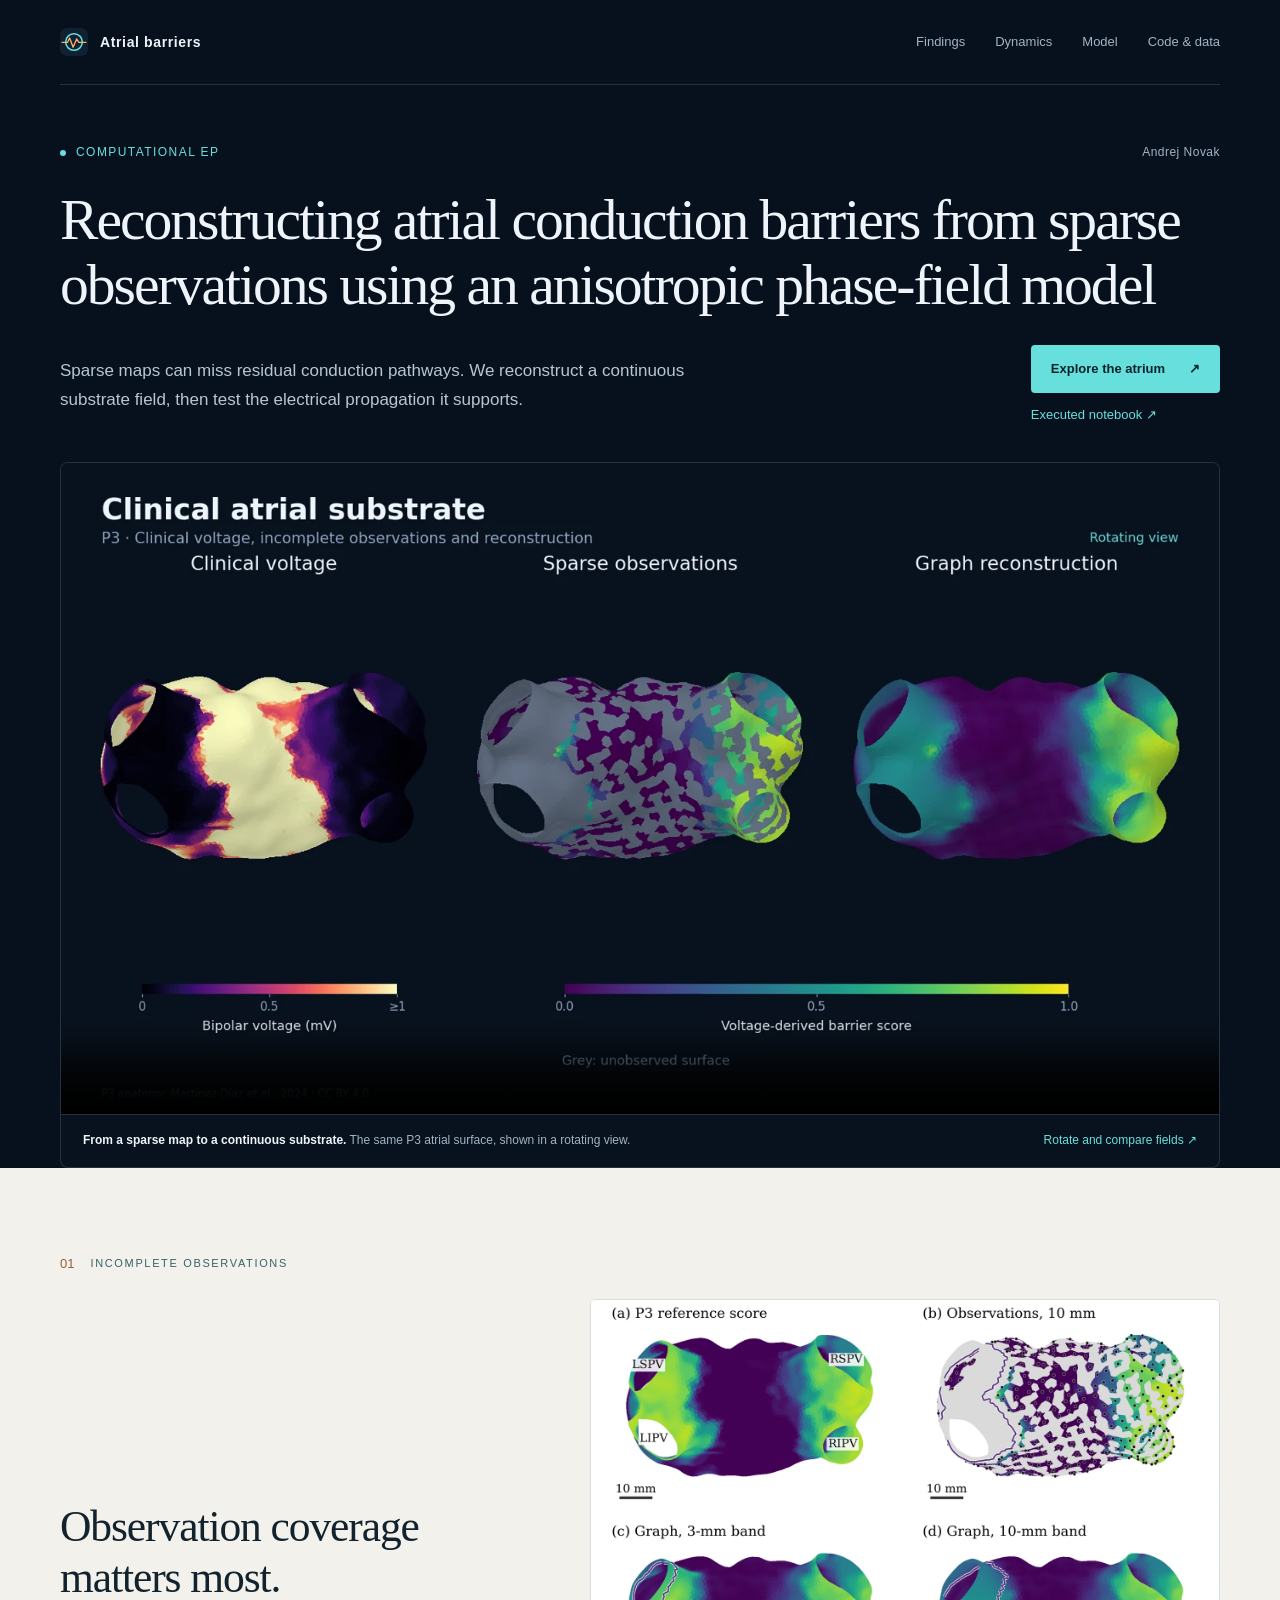
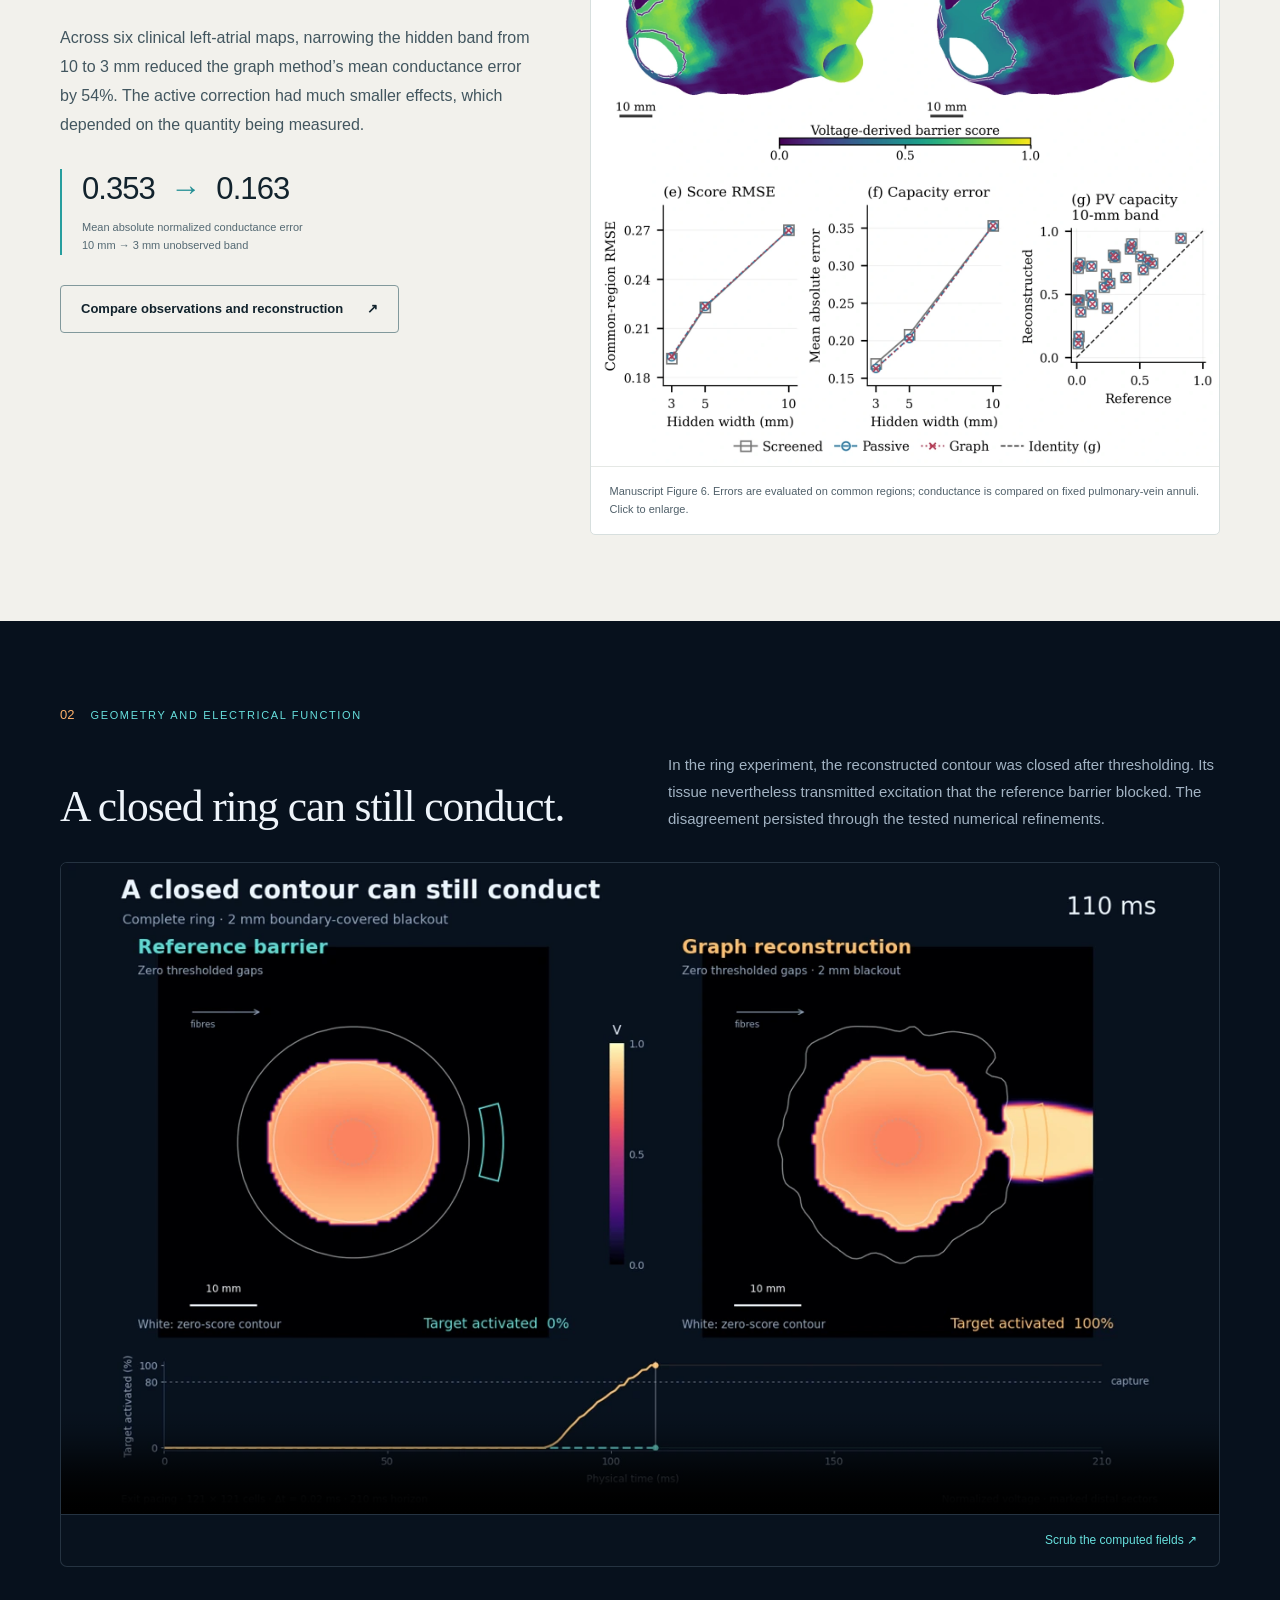
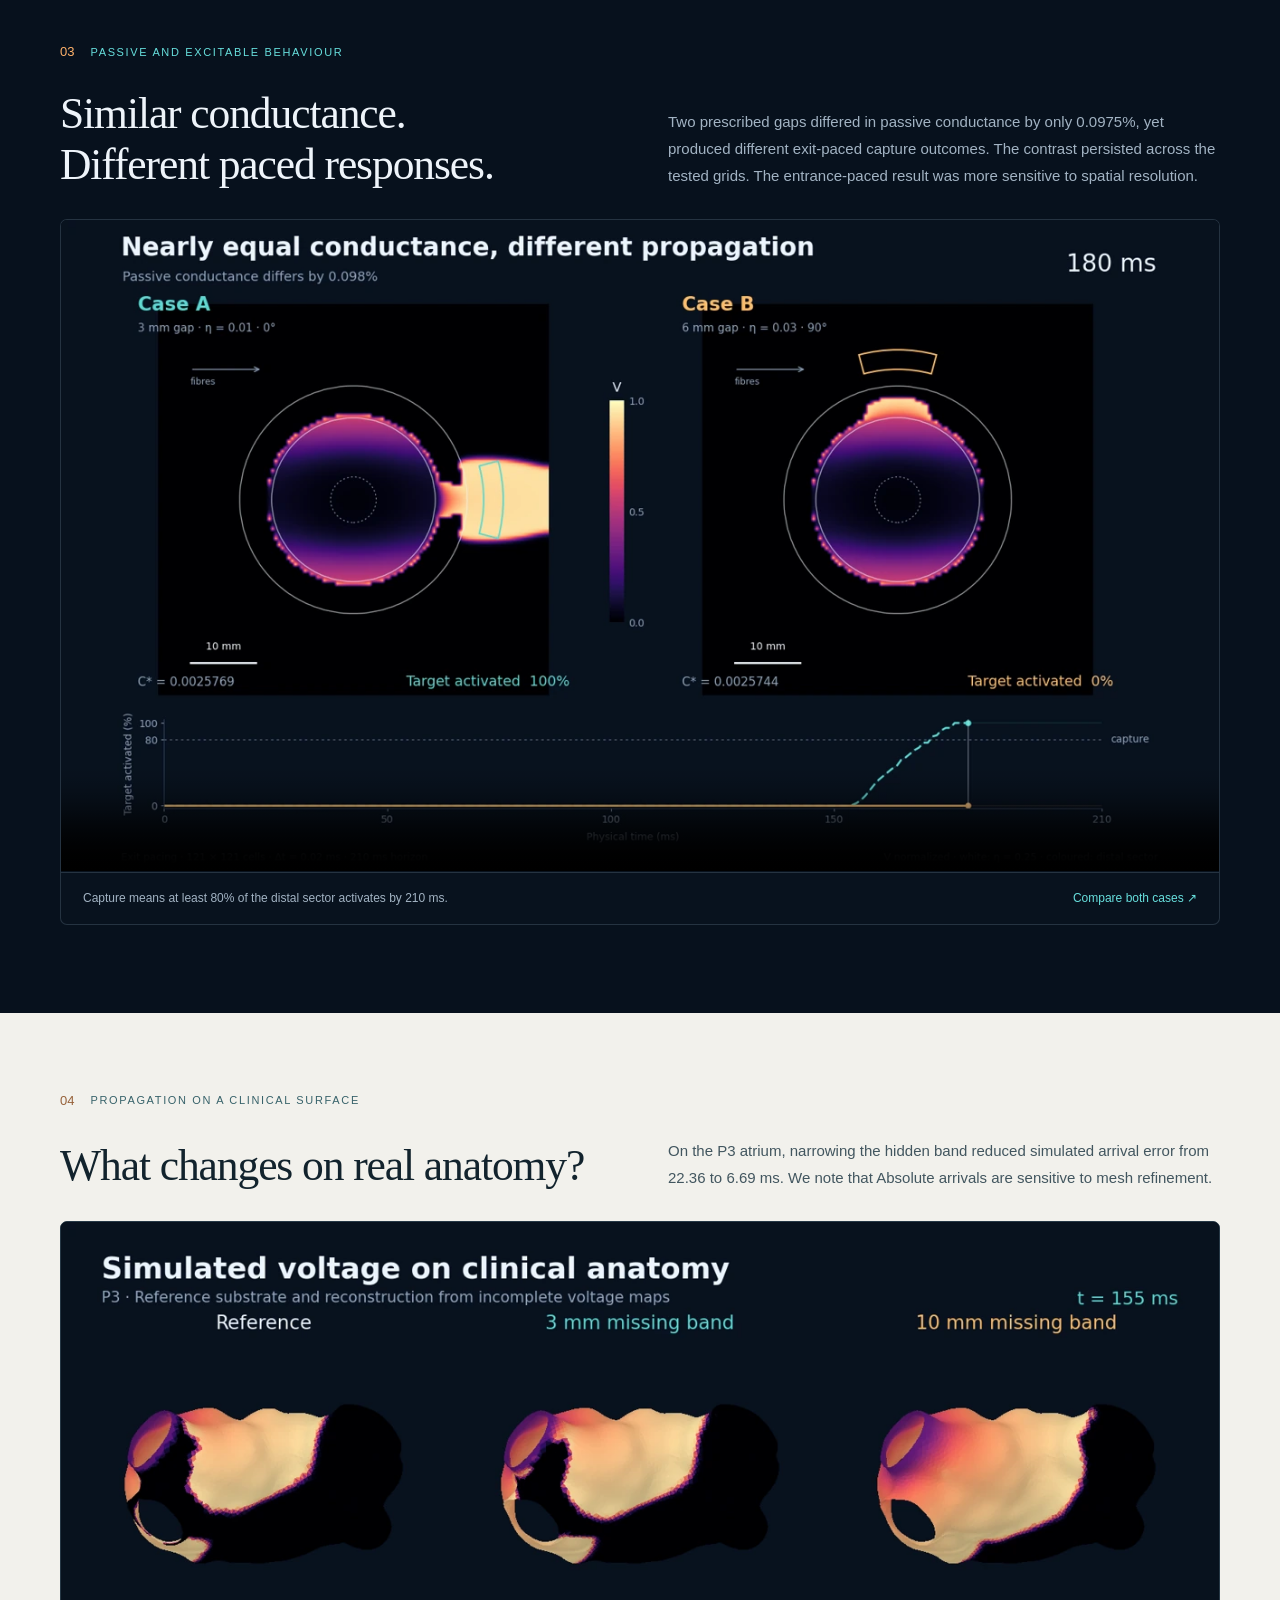
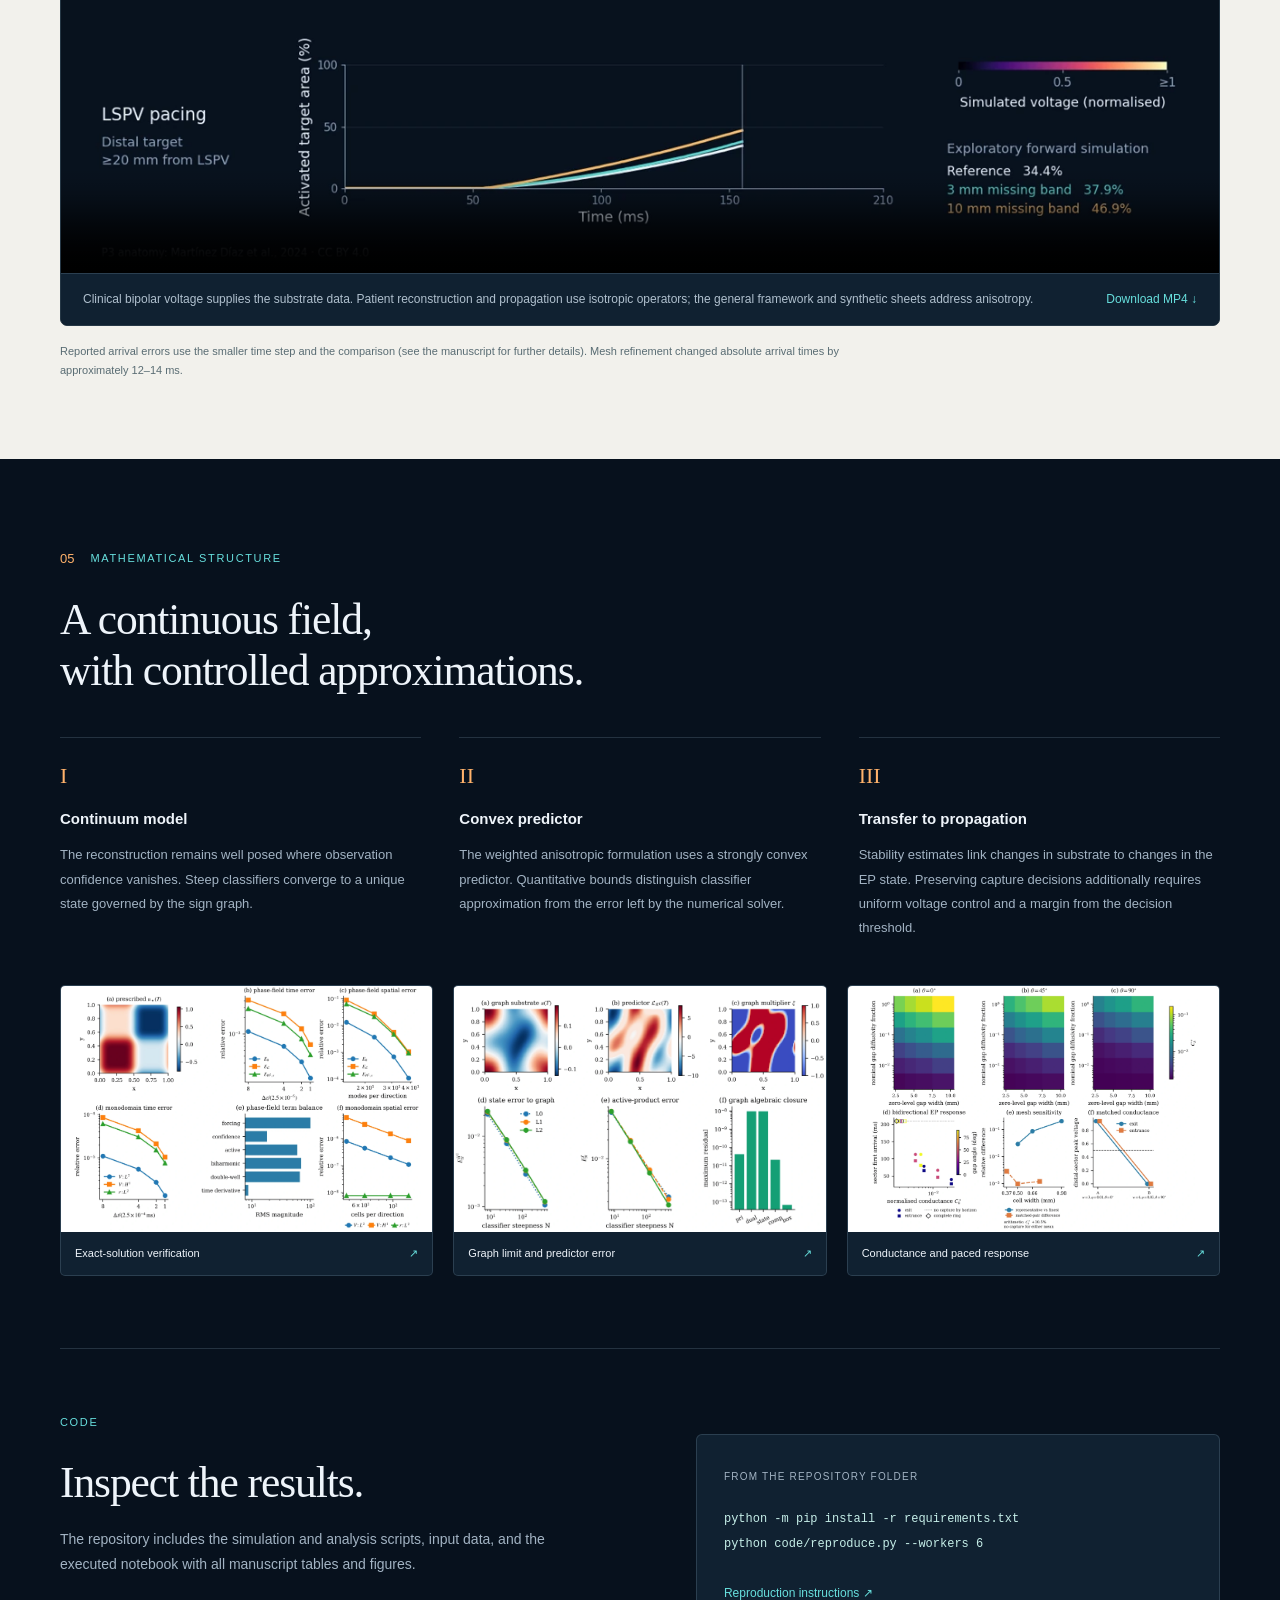
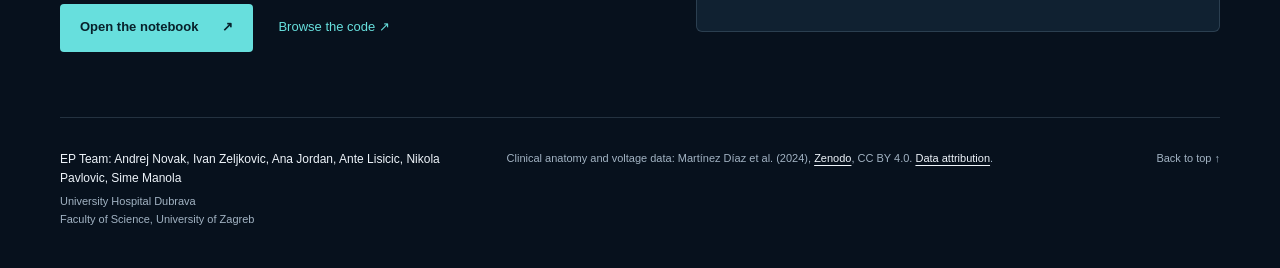
<file: docs/index.html>
<!doctype html>
<html lang="en">
<head>
<meta charset="utf-8">
<meta name="viewport" content="width=device-width, initial-scale=1">
<meta property="og:type" content="website">
<meta property="og:title" content="Reconstructing atrial conduction barriers from sparse observations using an anisotropic phase-field model">
<meta property="og:description" content="Explore clinical atrial reconstructions and computed propagation: sparse observations, closed contours and nearly matched conductance.">
<meta name="theme-color" content="#07111d">
<meta name="description" content="Reconstructing atrial conduction barriers from sparse observations. Explore clinical atrial meshes, computed propagation, and the distinction between geometric closure and electrical block.">
<title>Reconstructing atrial conduction barriers from sparse observations using an anisotropic phase-field model</title>
<link rel="icon" href="images/icon.svg" type="image/svg+xml">
<link rel="stylesheet" href="style.css">
<script src="site-config.js" defer></script>
<script src="site.js" defer></script>
</head>
<body>
<a class="skip" href="#main">Skip to content</a>
<header class="masthead wrap">
<a class="brand" href="#"><img src="images/icon.svg" width="28" height="28" alt="">Atrial barriers</a>
<nav aria-label="Main navigation"><a href="#findings">Findings</a><a href="#dynamics">Dynamics</a><a href="#model">Model</a><a href="#reproduce">Code &amp; data</a></nav>
</header>
<main id="main">
<section class="hero wrap">
<div class="eyebrow"><span class="dot"></span>Computational EP <span class="author">Andrej Novak</span></div>
<h1>Reconstructing atrial conduction barriers from sparse observations using an anisotropic phase-field model</h1>
<div class="hero-bottom"><p class="lead">Sparse maps can miss residual conduction pathways. We reconstruct a continuous substrate field, then test the electrical propagation it supports.</p><div class="hero-actions"><a class="button primary" href="interactive/clinical.html" data-explorer="Clinical atrial reconstruction">Explore the atrium <span aria-hidden="true">↗</span></a><a class="text-link" href="../notebooks/Atrial_Reconstruction.ipynb" data-repo-path="notebooks/Atrial_Reconstruction.ipynb">Executed notebook <span aria-hidden="true">↗</span></a></div></div>
<figure class="hero-film">
<video id="anatomy-film" controls muted loop playsinline preload="metadata" poster="images/patient_reconstruction_rotation.webp" aria-label="Rotating P3 clinical atrium: clinical bipolar voltage, sparse observations and reconstructed barrier score"><source src="videos/patient_reconstruction_rotation.mp4" type="video/mp4"></video>
<figcaption><span><b>From a sparse map to a continuous substrate.</b> The same P3 atrial surface, shown in a rotating view.</span><a href="interactive/clinical.html" data-explorer="Clinical atrial reconstruction">Rotate and compare fields <span aria-hidden="true">↗</span></a></figcaption>
</figure>
</section>
<section id="findings" class="light-section">
<div class="wrap finding">
<div class="section-kicker"><span>01</span>Incomplete observations</div>
<div class="finding-grid">
<div class="finding-copy"><h2>Observation coverage matters most.</h2><p>Across six clinical left-atrial maps, narrowing the hidden band from 10 to 3 mm reduced the graph method’s mean conductance error by 54%. The active correction had much smaller effects, which depended on the quantity being measured.</p><div class="measurement"><span class="value">0.353 <span class="arrow">→</span> 0.163</span><span class="unit">Mean absolute normalized conductance error<br>10 mm → 3 mm unobserved band</span></div><a class="button ink" href="interactive/clinical.html" data-explorer="Clinical atrial reconstruction">Compare observations and reconstruction <span aria-hidden="true">↗</span></a></div>
<figure class="paper-figure"><a href="images/fig_patient_consolidated.webp" target="_blank" rel="noopener"><img src="images/fig_patient_consolidated.webp" alt="Manuscript Figure 6: P3 voltage-derived substrate and reconstructions, six-patient reconstruction errors and conductance comparisons" width="1478" height="1800" loading="lazy"></a><figcaption>Manuscript Figure 6. Errors are evaluated on common regions; conductance is compared on fixed pulmonary-vein annuli. <span>Click to enlarge.</span></figcaption></figure>
</div>
</div>
</section>
<section id="dynamics" class="wrap dynamics">
<div class="section-kicker"><span>02</span>Geometry and electrical function</div>
<div class="section-heading"><h2>A closed ring can still conduct.</h2><p>In the ring experiment, the reconstructed contour was closed after thresholding. Its tissue nevertheless transmitted excitation that the reference barrier blocked. The disagreement persisted through the tested numerical refinements.</p></div>
<figure class="film"><video controls muted playsinline preload="none" poster="images/rings_closed_contour.webp" aria-label="Exit-paced propagation for a closed reference ring and a closed reconstructed ring"><source src="videos/rings_closed_contour.mp4" type="video/mp4"></video><figcaption><span></span><a href="interactive/rings.html?case=closed" data-explorer="Closed contour and propagation">Scrub the computed fields <span aria-hidden="true">↗</span></a></figcaption></figure>
<div class="section-kicker next-kicker"><span>03</span>Passive and excitable behaviour</div>
<div class="section-heading"><h2>Similar conductance.<br>Different paced responses.</h2><p>Two prescribed gaps differed in passive conductance by only 0.0975%, yet produced different exit-paced capture outcomes. The contrast persisted across the tested grids. The entrance-paced result was more sensitive to spatial resolution.</p></div>
<figure class="film"><video controls muted playsinline preload="none" poster="images/rings_matched_conductance.webp" aria-label="Two nearly matched-conductance gaps with different exit-paced capture outcomes"><source src="videos/rings_matched_conductance.mp4" type="video/mp4"></video><figcaption><span>Capture means at least 80% of the distal sector activates by 210 ms.</span><a href="interactive/rings.html?case=matched" data-explorer="Nearly matched conductance">Compare both cases <span aria-hidden="true">↗</span></a></figcaption></figure>
</section>
<section class="light-section clinical-ep">
<div class="wrap">
<div class="section-kicker"><span>04</span>Propagation on a clinical surface</div>
<div class="section-heading"><h2>What changes on real anatomy?</h2><p>On the P3 atrium, narrowing the hidden band reduced simulated arrival error from 22.36 to 6.69 ms. We note that Absolute arrivals are sensitive to mesh refinement.</p></div>
<figure class="film"><video controls muted playsinline preload="none" poster="images/patient_voltage_propagation.webp" aria-label="Simulated propagation on P3 for the reference substrate and reconstructions with three and ten millimetre observation gaps"><source src="videos/patient_voltage_propagation.mp4" type="video/mp4"></video><figcaption><span>Clinical bipolar voltage supplies the substrate data. Patient reconstruction and propagation use isotropic operators; the general framework and synthetic sheets address anisotropy.</span><a href="videos/patient_voltage_propagation.mp4" download>Download MP4 <span aria-hidden="true">↓</span></a></figcaption></figure>
<p class="supporting-note">Reported arrival errors use the smaller time step and the comparison (see the manuscript for further details). Mesh refinement changed absolute arrival times by approximately 12–14 ms.</p>
</div>
</section>
<section id="model" class="wrap model">
<div class="section-kicker"><span>05</span>Mathematical structure</div>
<h2>A continuous field,<br>with controlled approximations.</h2>
<div class="method-list"><article><span class="method-index">I</span><h3>Continuum model</h3><p>The reconstruction remains well posed where observation confidence vanishes. Steep classifiers converge to a unique state governed by the sign graph.</p></article><article><span class="method-index">II</span><h3>Convex predictor</h3><p>The weighted anisotropic formulation uses a strongly convex predictor. Quantitative bounds distinguish classifier approximation from the error left by the numerical solver.</p></article><article><span class="method-index">III</span><h3>Transfer to propagation</h3><p>Stability estimates link changes in substrate to changes in the EP state. Preserving capture decisions additionally requires uniform voltage control and a margin from the decision threshold.</p></article></div>
<div class="figure-links"><a href="images/fig1_exact_verification.webp" target="_blank" rel="noopener"><img src="images/fig1_exact_verification.webp" loading="lazy" alt="Exact-solution verification for reconstruction and monodomain solvers"><span>Exact-solution verification <b aria-hidden="true">↗</b></span></a><a href="images/fig2_graph_limit.webp" target="_blank" rel="noopener"><img src="images/fig2_graph_limit.webp" loading="lazy" alt="Graph limit and algebraic predictor residuals"><span>Graph limit and predictor error <b aria-hidden="true">↗</b></span></a><a href="images/fig5_pvi_capacity_phase_diagram.webp" target="_blank" rel="noopener"><img src="images/fig5_pvi_capacity_phase_diagram.webp" loading="lazy" alt="Conductance, bidirectional EP response and mesh sensitivity"><span>Conductance and paced response <b aria-hidden="true">↗</b></span></a></div>
</section>
<section id="reproduce" class="reproduce wrap"><div><div class="section-kicker">Code</div><h2>Inspect the results.</h2><p>The repository includes the simulation and analysis scripts, input data, and the executed notebook with all manuscript tables and figures.</p><div class="reproduce-actions"><a class="button primary" href="../notebooks/Atrial_Reconstruction.ipynb" data-repo-path="notebooks/Atrial_Reconstruction.ipynb">Open the notebook <span aria-hidden="true">↗</span></a><a class="text-link" href="../code/" data-repo-path="code/">Browse the code <span aria-hidden="true">↗</span></a></div></div><div class="command-panel"><span class="command-label">From the repository folder</span><pre><code>python -m pip install -r requirements.txt
python code/reproduce.py --workers 6</code></pre><a href="../README.md" data-repo-path="README.md">Reproduction instructions <span aria-hidden="true">↗</span></a></div></section>
</main>
<footer class="wrap footer"><div><b>EP Team: Andrej Novak, Ivan Zeljkovic, Ana Jordan, Ante Lisicic, Nikola Pavlovic, Sime Manola</b><span>University Hospital Dubrava<br>Faculty of Science, University of Zagreb</span></div><p>Clinical anatomy and voltage data: Martínez Díaz et al. (2024), <a href="https://doi.org/10.5281/zenodo.10726677">Zenodo</a>, CC BY 4.0. <a href="images/DATA_ATTRIBUTION.md">Data attribution</a>.</p><a href="#main">Back to top ↑</a></footer>
<dialog id="explorer-dialog" aria-labelledby="explorer-title"><div class="dialog-bar"><strong id="explorer-title">Interactive results</strong><div><a id="explorer-new" href="interactive/clinical.html" target="_blank" rel="noopener">Open page ↗</a><button id="explorer-close" type="button" aria-label="Close interactive viewer">Close <span aria-hidden="true">×</span></button></div></div><iframe id="explorer-frame" title="Interactive research results" allowfullscreen></iframe></dialog>
</body>
</html>
</file>
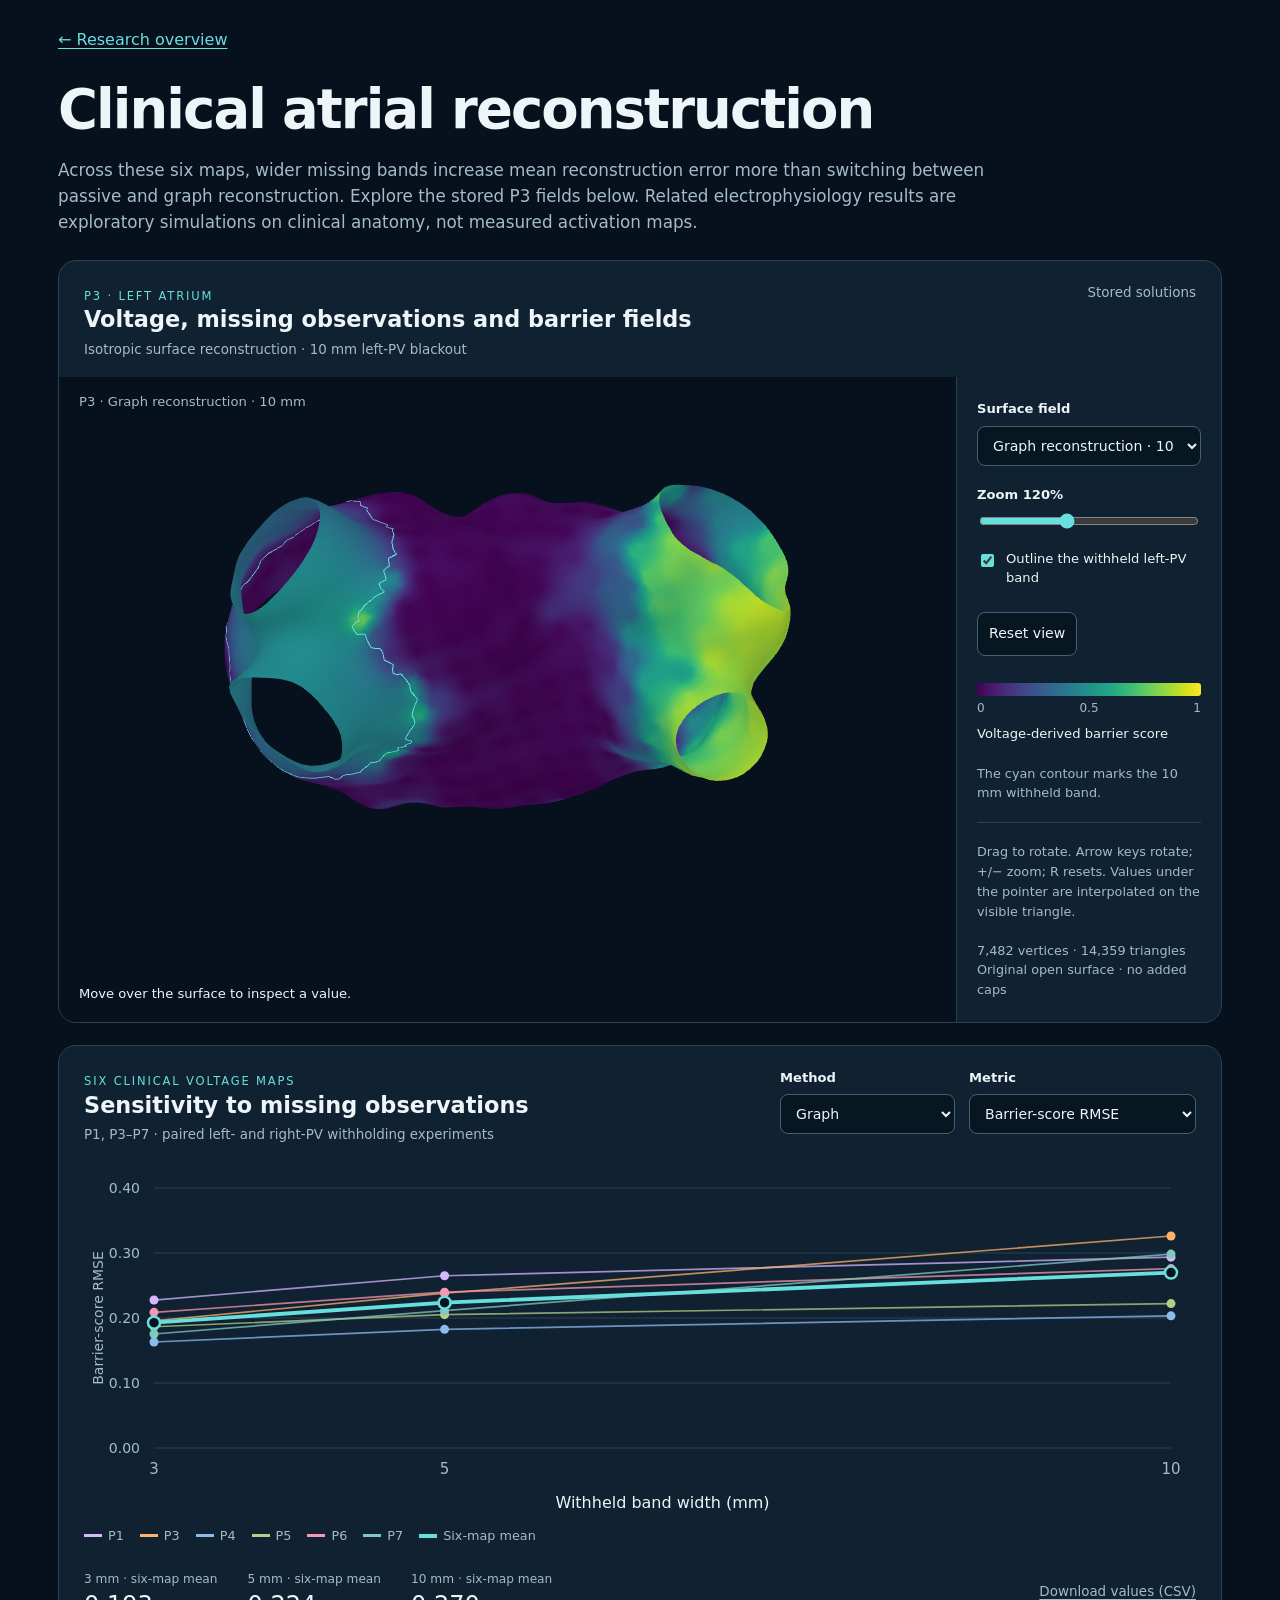
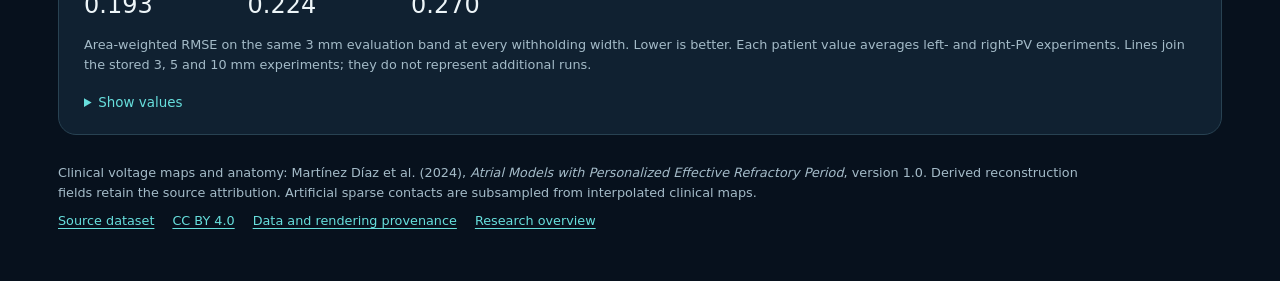
<file: docs/interactive/clinical.html>
<!doctype html>
<html lang="en">
<head>
<meta charset="utf-8"><meta name="viewport" content="width=device-width,initial-scale=1">
<title>Clinical atrial reconstruction</title>
<meta name="description" content="Explore a clinical P3 atrial surface, stored barrier reconstructions and reconstruction errors across six clinical voltage maps.">
<style>
:root{color-scheme:dark;--bg:#07111d;--panel:#102131;--line:#284252;--text:#edf5f8;--muted:#a4bbc8;--cyan:#67dfdd;--orange:#ffb26b}*{box-sizing:border-box}body{margin:0;background:var(--bg);color:var(--text);font:16px/1.55 system-ui,-apple-system,BlinkMacSystemFont,"Segoe UI",sans-serif}main{max-width:1220px;margin:auto;padding:28px 28px 50px}a{color:var(--cyan);text-decoration-thickness:1px;text-underline-offset:3px}a:hover{color:white}h1{font-size:clamp(2.1rem,4.5vw,3.4rem);line-height:1.08;letter-spacing:-.035em;margin:28px 0 17px;font-weight:650}h2{margin:0;font-size:1.4rem;line-height:1.3;font-weight:600}.intro{max-width:980px;color:var(--muted);margin:0 0 25px;font-size:1.05rem}.eyebrow{font-size:.72rem;text-transform:uppercase;letter-spacing:.16em;color:var(--cyan);margin:0 0 8px}.card{border:1px solid var(--line);background:var(--panel);border-radius:18px;overflow:hidden;margin:22px 0}.card-head{padding:22px 25px 17px;display:flex;gap:20px;justify-content:space-between;align-items:flex-start}.small{font-size:.84rem;color:var(--muted)}.card-head p{margin:5px 0 0}.surface-layout{display:grid;grid-template-columns:minmax(0,1fr) 265px;min-height:540px}.viewport{position:relative;background:var(--bg);min-width:0}canvas{display:block;width:100%;height:540px;touch-action:none;cursor:grab}canvas:active{cursor:grabbing}canvas:focus-visible{outline:2px solid var(--cyan);outline-offset:-3px}.viewer-caption{position:absolute;top:15px;left:20px;right:15px;pointer-events:none;font-size:.82rem;color:var(--muted)}.point-info{position:absolute;bottom:16px;left:20px;right:15px;font-size:.82rem;color:var(--text);pointer-events:none;min-height:22px}.controls{padding:22px 20px;display:flex;flex-direction:column;gap:19px;border-left:1px solid var(--line)}label{font-size:.82rem;font-weight:600;display:block;margin-bottom:6px}select,button{font:inherit;font-size:.88rem;color:var(--text);background:#071722;border:1px solid #436071;border-radius:8px;padding:10px 11px}select{width:100%}button{cursor:pointer}button:hover{border-color:var(--cyan);background:#173240}button:focus-visible,select:focus-visible,input:focus-visible,summary:focus-visible{outline:2px solid var(--cyan);outline-offset:3px}.check{display:flex;gap:9px;align-items:flex-start;font-weight:400;line-height:1.4}.check input{accent-color:var(--cyan);margin-top:4px}.range-row{display:flex;gap:10px;align-items:center}input[type=range]{width:100%;accent-color:var(--cyan)}.scale{height:13px;border-radius:3px;margin:8px 0 3px}.scale-ticks{display:flex;justify-content:space-between;font-size:.75rem;color:var(--muted)}.scale-label{font-size:.82rem;margin-top:7px}.notes{font-size:.8rem;color:var(--muted);margin:0}.divider{height:1px;background:var(--line)}.mesh-meta{font-variant-numeric:tabular-nums;font-size:.8rem;color:var(--muted)}.chart-controls{display:flex;gap:14px;flex-wrap:wrap}.chart-controls>div{min-width:175px}.chart-wrap{padding:0 25px 20px}.chart{width:100%;height:auto;display:block;overflow:visible}.legend{display:flex;flex-wrap:wrap;gap:8px 16px;margin:8px 0 20px;font-size:.8rem;color:var(--muted)}.legend span{display:inline-flex;align-items:center;gap:6px}.swatch{display:inline-block;width:18px;height:3px}.chart-foot{display:flex;gap:22px;align-items:center;justify-content:space-between;flex-wrap:wrap}.means{display:flex;gap:30px;flex-wrap:wrap}.means strong{font-size:1.5rem;font-weight:500;display:block;line-height:1.2;font-variant-numeric:tabular-nums}.means span{font-size:.76rem;color:var(--muted)}details{margin-top:18px}summary{cursor:pointer;color:var(--cyan);font-size:.84rem}.table-wrap{overflow:auto}table{border-collapse:collapse;width:100%;font-variant-numeric:tabular-nums;font-size:.86rem;margin-top:12px}th,td{text-align:right;padding:9px 13px;border-bottom:1px solid var(--line)}th:first-child,td:first-child{text-align:left}th{color:var(--muted);font-weight:500}footer{margin-top:28px;color:var(--muted);font-size:.8rem;max-width:1020px}footer p{margin:9px 0}.source-links{display:flex;flex-wrap:wrap;gap:18px}.status{font-size:.8rem;color:var(--orange)}@media(max-width:850px){main{padding:20px 16px 35px}.surface-layout{grid-template-columns:1fr}.controls{border-left:0;border-top:1px solid var(--line);display:grid;grid-template-columns:1fr 1fr;gap:18px}.controls .notes,.controls .divider,.controls .mesh-meta{grid-column:1/-1}canvas{height:470px}.card-head{padding:20px;flex-direction:column}.chart-wrap{padding:0 17px 20px}}@media(max-width:480px){canvas{height:410px}.controls{grid-template-columns:1fr}.card-head{gap:15px}.chart-controls{width:100%}.chart-controls>div{min-width:0;flex:1}.means{gap:20px}.viewer-caption{font-size:.73rem}.point-info{font-size:.75rem}.chart-controls select{font-size:.79rem}}
</style>
</head>
<body>
<main>
<a href="../index.html">← Research overview</a>
<h1>Clinical atrial reconstruction</h1>
<p class="intro">Across these six maps, wider missing bands increase mean reconstruction error more than switching between passive and graph reconstruction. Explore the stored P3 fields below. Related electrophysiology results are exploratory simulations on clinical anatomy, not measured activation maps.</p>
<section class="card" aria-labelledby="surface-heading">
<div class="card-head"><div><p class="eyebrow">P3 · Left atrium</p><h2 id="surface-heading">Voltage, missing observations and barrier fields</h2><p class="small" id="field-description">Isotropic surface reconstruction · 10 mm left-PV blackout</p></div><span class="small">Stored solutions</span></div>
<div class="surface-layout"><div class="viewport"><canvas id="atrium" tabindex="0" role="img" aria-label="Interactive three-dimensional P3 atrial surface. Drag or use arrow keys to rotate. Plus and minus zoom. R resets the view." aria-describedby="interaction-help"></canvas><div class="viewer-caption" id="view-caption">P3 · graph reconstruction · 10 mm missing band</div><output class="point-info" id="point-info">Move over the surface to inspect a value.</output></div>
<div class="controls">
<div><label for="field">Surface field</label><select id="field"><option value="graph10">Graph reconstruction · 10 mm</option><option value="graph3">Graph reconstruction · 3 mm</option><option value="reference">Reference barrier score</option><option value="voltage">Clinical bipolar voltage</option><option value="observed3">Sparse observations · 3 mm</option><option value="observed10">Sparse observations · 10 mm</option></select></div>
<div><label for="zoom">Zoom <output id="zoom-value">120%</output></label><div class="range-row"><input id="zoom" type="range" min="75" max="190" value="120" aria-label="Surface zoom"></div></div>
<div><label class="check"><input id="outline" type="checkbox" checked>Outline the withheld left-PV band</label></div>
<div><button id="reset" type="button">Reset view</button></div>
<div><div id="scale" class="scale"></div><div class="scale-ticks"><span>0</span><span>0.5</span><span id="scale-max">1</span></div><div id="scale-label" class="scale-label">Voltage-derived barrier score</div></div>
<p class="notes" id="support-note">The cyan contour marks the 10 mm withheld band.</p>
<div class="divider"></div><p class="notes" id="interaction-help">Drag to rotate. Arrow keys rotate; +/− zoom; R resets. Values under the pointer are interpolated on the visible triangle.</p>
<div class="mesh-meta">7,482 vertices · 14,359 triangles<br>Original open surface · no added caps</div><span id="renderer-status" class="status" hidden></span>
</div></div>
</section>
<section class="card" aria-labelledby="metrics-heading">
<div class="card-head"><div><p class="eyebrow">Six clinical voltage maps</p><h2 id="metrics-heading">Sensitivity to missing observations</h2><p class="small">P1, P3–P7 · paired left- and right-PV withholding experiments</p></div>
<div class="chart-controls"><div><label for="method">Method</label><select id="method"><option value="graph">Graph</option><option value="passive">Passive</option><option value="screened">Screened</option></select></div><div><label for="metric">Metric</label><select id="metric"><option value="rmse_area_weighted">Barrier-score RMSE</option><option value="dice_voltage_le_0p1">Dice at 0.1 mV</option><option value="capacity_absolute_error">Normalised capacity error</option></select></div></div></div>
<div class="chart-wrap"><svg id="chart" class="chart" viewBox="0 0 1000 355" role="img" aria-label="Patient reconstruction results at three missing-band widths"></svg><div id="legend" class="legend"></div><div class="chart-foot"><div class="means" id="means"></div><a class="small" href="clinical-metrics.csv" download>Download values (CSV)</a></div><p class="notes" id="metric-note" style="margin-top:16px"></p><details><summary>Show values</summary><div id="value-table" class="table-wrap"></div></details></div>
</section>
<footer><p>Clinical voltage maps and anatomy: Martínez Díaz et al. (2024), <em>Atrial Models with Personalized Effective Refractory Period</em>, version 1.0. Derived reconstruction fields retain the source attribution. Artificial sparse contacts are subsampled from interpolated clinical maps.</p><div class="source-links"><a href="https://doi.org/10.5281/zenodo.10726677">Source dataset</a><a href="https://creativecommons.org/licenses/by/4.0/">CC BY 4.0</a><a href="clinical-provenance.json">Data and rendering provenance</a><a href="../index.html">Research overview</a></div></footer>
</main>
<script src="clinical-data.js"></script><script src="clinical.js"></script>
</body></html>
</file>
<file: docs/style.css>
:root{color-scheme:dark;--bg:#07111d;--panel:#102131;--text:#eef4fa;--muted:#a2b3c3;--cyan:#67dfdd;--orange:#ffb26b;--paper:#f2f1ec;--ink:#12232d;--line:rgba(167,197,219,.18)}*{box-sizing:border-box}html{scroll-behavior:smooth;scroll-padding-top:28px}body{margin:0;background:var(--bg);color:var(--text);font-family:Inter,Aptos,"Segoe UI",Arial,sans-serif;line-height:1.6;-webkit-font-smoothing:antialiased}a{color:inherit;text-decoration:none}a:hover{text-decoration:underline;text-underline-offset:5px}button,input,a{touch-action:manipulation}a:focus-visible,button:focus-visible{outline:3px solid var(--cyan);outline-offset:5px}img,video{display:block;max-width:100%}figure,p,h1,h2,h3{margin:0}.wrap{width:min(1160px,calc(100% - 80px));margin-inline:auto}.skip{position:absolute;z-index:20;top:-80px;background:var(--cyan);color:var(--ink);padding:12px}.skip:focus{top:0}.masthead{display:flex;align-items:center;justify-content:space-between;padding-block:28px;border-bottom:1px solid var(--line);gap:24px}.brand{display:flex;align-items:center;gap:12px;font-size:14px;font-weight:650;letter-spacing:.045em}.masthead nav{display:flex;gap:30px;font-size:13px;color:var(--muted)}.hero{padding-top:58px}.eyebrow{display:flex;align-items:center;gap:10px;font-size:12px;letter-spacing:.12em;text-transform:uppercase;color:var(--cyan)}.dot{width:6px;height:6px;border-radius:50%;background:var(--cyan)}.author{margin-left:auto;color:var(--muted);letter-spacing:.04em;text-transform:none}.hero h1{font-family:Georgia,"Times New Roman",serif;font-size:clamp(2.2rem,4.5vw,3.9rem);font-weight:400;line-height:1.12;letter-spacing:-.035em;max-width:1130px;margin-top:26px}.hero-bottom{display:flex;align-items:center;justify-content:space-between;gap:50px;margin-top:28px}.lead{font-size:17px;line-height:1.7;color:#b7c6d3;max-width:670px}.hero-actions{display:flex;flex-direction:column;align-items:flex-start;gap:12px;flex-shrink:0}.button{display:inline-flex;align-items:center;justify-content:space-between;gap:24px;min-height:48px;padding:12px 20px;border-radius:4px;font-size:13px;font-weight:650;transition:background .16s,color .16s;line-height:1.45}.button:hover{text-decoration:none}.primary{background:var(--cyan);color:#08212b}.primary:hover{background:#a5f1ea}.text-link{font-size:13px;color:var(--cyan)}.ink{color:var(--ink);border:1px solid #82999c;background:transparent}.ink:hover{background:#dfe7e4}.hero-film{margin-top:36px;border:1px solid var(--line);border-radius:8px;overflow:hidden;background:#08121e}.hero-film video,.film video{width:100%;aspect-ratio:16/9;background:#08121e}.hero-film figcaption,.film figcaption{display:flex;justify-content:space-between;align-items:center;gap:36px;padding:16px 22px;font-size:12px;line-height:1.6;color:var(--muted);border-top:1px solid var(--line)}figcaption a{color:var(--cyan);flex-shrink:0}figcaption b{font-weight:600;color:var(--text)}.study-strip{display:flex;justify-content:space-between;padding:27px 0 32px;color:var(--muted);font-size:12px;gap:18px}.study-strip b{font-size:20px;color:var(--text);font-weight:500;margin-right:8px}.light-section{background:var(--paper);color:var(--ink)}.finding{padding-block:86px}.section-kicker{display:flex;gap:16px;align-items:center;font-size:11px;letter-spacing:.15em;text-transform:uppercase;color:var(--cyan);margin-bottom:25px}.section-kicker>span{color:var(--orange);font-size:13px;letter-spacing:0}.light-section .section-kicker{color:#37626a}.light-section .section-kicker>span{color:#966038}.finding-grid{display:grid;grid-template-columns:.86fr 1.14fr;gap:54px;align-items:center}h2{font-family:Georgia,"Times New Roman",serif;font-weight:400;font-size:clamp(1.95rem,3.4vw,2.8rem);line-height:1.16;letter-spacing:-.025em}.finding-copy>p{font-size:16px;line-height:1.8;margin-top:22px;color:#42565f}.measurement{display:flex;flex-direction:column;border-left:2px solid #279e9e;padding:0 0 0 20px;margin:30px 0}.value{font-size:31px;line-height:1.3;letter-spacing:-.03em}.arrow{color:#248f94;padding-inline:8px}.unit{font-size:11px;line-height:1.7;color:#546973;margin-top:8px}.paper-figure{background:#fff;border:1px solid #d7dfde;border-radius:5px;overflow:hidden}.paper-figure img{width:100%;height:auto}.paper-figure figcaption{font-size:11px;padding:15px 19px;line-height:1.7;color:#50606a;border-top:1px solid #e5e8e5}.paper-figure figcaption span{white-space:nowrap}.dynamics{padding-block:84px 88px}.section-heading{display:grid;grid-template-columns:1fr 1fr;align-items:end;gap:56px;margin-bottom:30px}.section-heading p{color:var(--muted);font-size:15px;line-height:1.8}.film{border-radius:7px;overflow:hidden;border:1px solid var(--line);background:#08121e}.next-kicker{margin-top:75px}.clinical-ep{padding-block:78px}.light-section .section-heading p{color:#42565f}.clinical-ep .film{border-color:#263846}.clinical-ep .film figcaption{background:#102131;color:#b0c0ce}.supporting-note{font-size:11px;line-height:1.75;margin-top:16px;color:#596c73;max-width:840px}.model{padding-block:90px 72px}.method-list{display:grid;grid-template-columns:1fr 1fr 1fr;gap:38px;margin-top:42px}.method-list article{border-top:1px solid var(--line);padding-top:20px}.method-index{font-family:Georgia,serif;color:var(--orange);font-size:22px}.method-list h3{font-size:15px;font-weight:550;margin-top:14px}.method-list p{font-size:13px;color:var(--muted);line-height:1.85;margin-top:12px}.figure-links{display:grid;grid-template-columns:repeat(3,1fr);gap:20px;margin-top:45px}.figure-links>a{border:1px solid var(--line);border-radius:5px;overflow:hidden;background:#102131}.figure-links img{width:100%;aspect-ratio:1.51;object-fit:contain;background:#fff}.figure-links span{display:flex;gap:10px;justify-content:space-between;font-size:11px;padding:13px 14px}.figure-links b{color:var(--cyan);font-weight:500}.reproduce{border-top:1px solid var(--line);border-bottom:1px solid var(--line);padding-block:65px;display:grid;grid-template-columns:1.08fr 1fr;gap:70px;align-items:center}.reproduce p{font-size:14px;color:var(--muted);line-height:1.8;max-width:490px;margin-top:20px}.reproduce-actions{display:flex;align-items:center;gap:25px;margin-top:26px}.command-panel{background:#102131;border:1px solid var(--line);border-radius:6px;padding:27px}.command-label{font-size:10px;letter-spacing:.12em;text-transform:uppercase;color:var(--muted)}pre{white-space:pre-wrap;overflow-wrap:anywhere;font-family:ui-monospace,SFMono-Regular,Consolas,monospace;font-size:12px;line-height:2.05;margin:20px 0 22px;color:#c5eee8}.command-panel a{color:var(--cyan);font-size:12px}.footer{padding-block:32px 40px;display:grid;grid-template-columns:1fr 1.5fr auto;gap:40px;align-items:start;font-size:11px;color:var(--muted)}.footer>div{display:flex;flex-direction:column;gap:5px}.footer b{color:var(--text);font-size:12px;font-weight:500}.footer p a{color:var(--text);text-decoration:underline;text-underline-offset:3px}.footer>a{white-space:nowrap}dialog{padding:0;border:1px solid #344b5c;border-radius:10px;background:var(--bg);color:var(--text);width:min(1440px,96vw);max-width:none;height:94vh;max-height:94vh;box-shadow:0 20px 120px #000b}dialog::backdrop{background:#020810dd;backdrop-filter:blur(5px)}.dialog-bar{height:59px;display:flex;align-items:center;justify-content:space-between;padding:0 20px;gap:16px;border-bottom:1px solid var(--line)}.dialog-bar strong{font-size:13px;font-weight:500}.dialog-bar>div{display:flex;align-items:center;gap:25px}.dialog-bar a{color:var(--cyan);font-size:12px}.dialog-bar button{border:1px solid #426174;background:#152a3a;border-radius:4px;color:var(--text);font-size:12px;min-height:35px;padding:4px 13px;cursor:pointer}.dialog-bar button span{font-size:18px;margin-left:13px}#explorer-frame{display:block;width:100%;height:calc(100% - 59px);border:0;background:var(--bg)}body.dialog-open{overflow:hidden}@media(min-width:1600px){.wrap{width:1240px}.hero h1{max-width:1200px}}@media(max-width:900px){.wrap{width:calc(100% - 44px)}.hero{padding-top:36px}.hero h1{font-size:44px}.hero-bottom{gap:25px}.lead{font-size:15px}.finding-grid{grid-template-columns:1fr;gap:35px}.finding-copy{max-width:700px}.measurement{margin:23px 0}.paper-figure{max-width:760px}.section-heading{gap:30px}.method-list{gap:22px}.reproduce{gap:30px}.footer{gap:20px}.film figcaption,.hero-film figcaption{gap:16px;align-items:flex-start}.study-strip{font-size:11px}}@media(max-width:620px){.wrap{width:calc(100% - 32px)}.masthead{padding-block:20px;align-items:flex-start;gap:16px}.brand{font-size:12px;gap:8px}.masthead nav{gap:15px;font-size:11px;flex-wrap:wrap;justify-content:flex-end;max-width:175px}.eyebrow{font-size:9px;letter-spacing:.06em;gap:7px;flex-wrap:wrap}.author{margin-left:0;border-left:1px solid var(--line);padding-left:10px}.hero h1{font-size:34px;margin-top:20px;line-height:1.13}.hero-bottom{display:block;margin-top:20px}.lead{font-size:14px;line-height:1.75}.hero-actions{flex-direction:row;align-items:center;gap:20px;margin-top:22px;flex-wrap:wrap}.button{font-size:11px;padding:11px 15px;gap:14px}.text-link{font-size:11px}.hero-film{margin-top:28px}.hero-film figcaption,.film figcaption{flex-direction:column;padding:13px 15px;gap:8px;font-size:11px}.study-strip{display:grid;grid-template-columns:1fr 1fr;gap:10px 18px;padding:21px 0 27px}.study-strip b{font-size:18px}.finding,.dynamics,.clinical-ep{padding-block:48px}.section-kicker{margin-bottom:18px;font-size:10px;gap:12px}.section-heading{display:block;margin-bottom:22px}.section-heading p{margin-top:19px;font-size:14px}.finding-copy>p{font-size:14px;margin-top:19px}.next-kicker{margin-top:48px}.measurement .value{font-size:28px}.model{padding-block:50px}.method-list{grid-template-columns:1fr;gap:24px;margin-top:27px}.method-list article{display:grid;grid-template-columns:25px 1fr;column-gap:15px;padding-top:16px}.method-list h3{margin-top:1px;font-size:14px}.method-list p{grid-column:2;margin-top:8px;font-size:13px}.method-index{font-size:18px}.figure-links{grid-template-columns:1fr;gap:15px;margin-top:30px}.figure-links>a{display:grid;grid-template-columns:42% 1fr}.figure-links span{align-items:center;font-size:11px}.figure-links img{height:100%;aspect-ratio:1.4}.reproduce{grid-template-columns:1fr;gap:28px;padding-block:40px}.reproduce-actions{flex-wrap:wrap}.command-panel{padding:20px}.footer{grid-template-columns:1fr;gap:20px;padding-block:28px}.dialog-bar{padding-inline:12px;gap:10px}.dialog-bar strong{font-size:11px;max-width:155px;line-height:1.3}.dialog-bar>div{gap:12px}.dialog-bar a{font-size:10px}.dialog-bar button{font-size:10px;padding-inline:10px}.dialog-bar button span{margin-left:5px}.supporting-note{font-size:10px}}@media(prefers-reduced-motion:reduce){html{scroll-behavior:auto}*{transition:none!important}}
</file>
